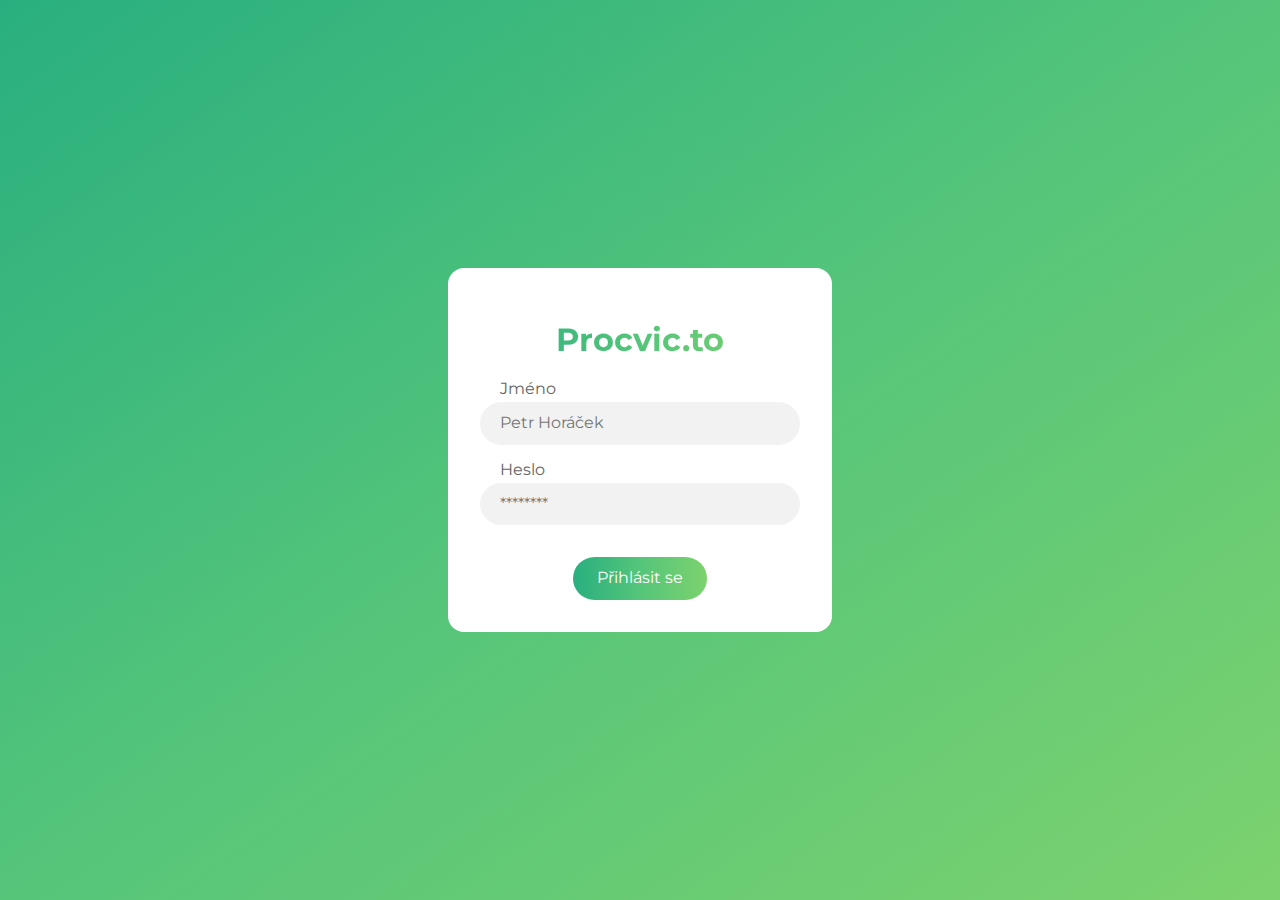
<file: startovaciSoubory/index.html>
<!DOCTYPE html>
<html lang="en">
<head>
    <meta charset="UTF-8">
    <meta name="viewport" content="width=device-width, initial-scale=1.0">
    <link rel="preconnect" href="https://fonts.googleapis.com">
    <link rel="preconnect" href="https://fonts.gstatic.com" crossorigin>
    <link href="https://fonts.googleapis.com/css2?family=Montserrat:ital,wght@0,100..900;1,100..900&display=swap" rel="stylesheet">
    <link rel="stylesheet" href="./css/normalize.css">
    <link rel="stylesheet" href="./css/main.css">
    <link rel="stylesheet" href="./css/utilities.css">
    <title>Procvic.to | Přihlášení</title>
</head>
<body>
    <main class="background">
        <form class="sign-form">
            <h1 class="u-gradient-font u-text-center">Procvic.to</h1>
            <p class="sign-form__title">Jméno</p>
            <input class="sign-form__input" type="text" placeholder="Petr Horáček">
            <p class="sign-form__title">Heslo</p>
            <input class="sign-form__input" type="password" placeholder="********">
            <button class="button button--sign u-center">Přihlásit se</button>
        </form>
    </main>
</body>
</html>
</file>
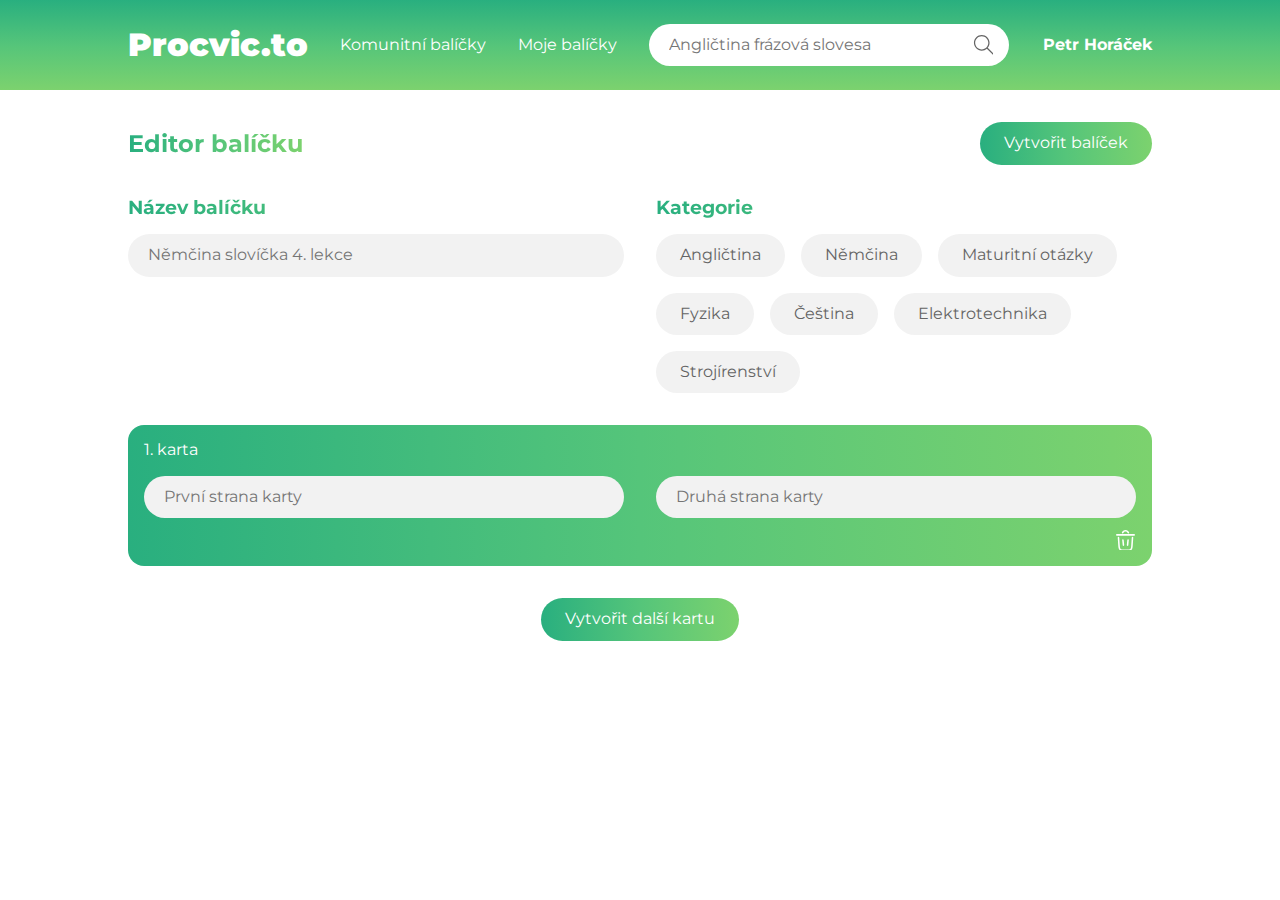
<file: startovaciSoubory/editor.html>
<!DOCTYPE html>
<html lang="en">
<head>
    <meta charset="UTF-8">
    <meta name="viewport" content="width=device-width, initial-scale=1.0">
    <link rel="preconnect" href="https://fonts.googleapis.com">
    <link rel="preconnect" href="https://fonts.gstatic.com" crossorigin>
    <link href="https://fonts.googleapis.com/css2?family=Montserrat:ital,wght@0,100..900;1,100..900&display=swap" rel="stylesheet">
    <link rel="stylesheet" href="./css/normalize.css">
    <link rel="stylesheet" href="./css/main.css">
    <link rel="stylesheet" href="./css/utilities.css">
    <title>Procvic.to | Editor balíčku</title>
</head>
<body>
    <nav class="nav">
        <menu class="nav__menu">
            <li><h1 class="nav__heading">Procvic.to</h1></li>
            <li><a href="./global-balicky.html">Komunitní balíčky</a></li>
            <li><a href="./moje-balicky.html">Moje balíčky</a></li>
            <li>
                <form class=search-bar>
                    <input class="search-bar__input" type="text" placeholder="Angličtina frázová slovesa">
                    <button class="search-bar__button"></button>
                </form>
            </li>
        </menu>
        <menu>
            <li class="u-bold">Petr Horáček</li>
        </menu>
    </nav>
    <main>
        <section>
            <div class="u-flex-auto-gap">
                <h2 class="u-gradient-font">Editor balíčku</h2>
                <button class="button">Vytvořit balíček</button>
            </div>
            <div class="editor-info">
                <div class="editor-info__name">
                    <h3 class="editor-info__heading u-gradient-font">Název balíčku</h3>
                    <input class="input" type="text" placeholder="Němčina slovíčka 4. lekce">
                </div>
                <div class="editor-info__categories">
                    <h3 class="editor-info__heading u-gradient-font">Kategorie</h3>
                    <section class="categories-container">
                        <button class="button button--category">Angličtina</button>
                        <button class="button button--category">Němčina</button>
                        <button class="button button--category">Maturitní otázky</button>
                        <button class="button button--category">Fyzika</button>
                        <button class="button button--category">Čeština</button>
                        <button class="button button--category">Elektrotechnika</button>
                        <button class="button button--category">Strojírenství</button>
                    </section>
                </div>
            </div>
            <div class="card-editor">
                <p class=card-editor__number>1. karta</p>
                <div class="card-editor__terms">
                    <input class="input" type="text" placeholder="První strana karty">
                    <input class="input" type="text" placeholder="Druhá strana karty">
                    <div class="card-editor__delete"></div>
                </div>
            </div>
            <button class="button u-center">Vytvořit další kartu</button>
        </section>
    </main>
</body>
</html>
</file>
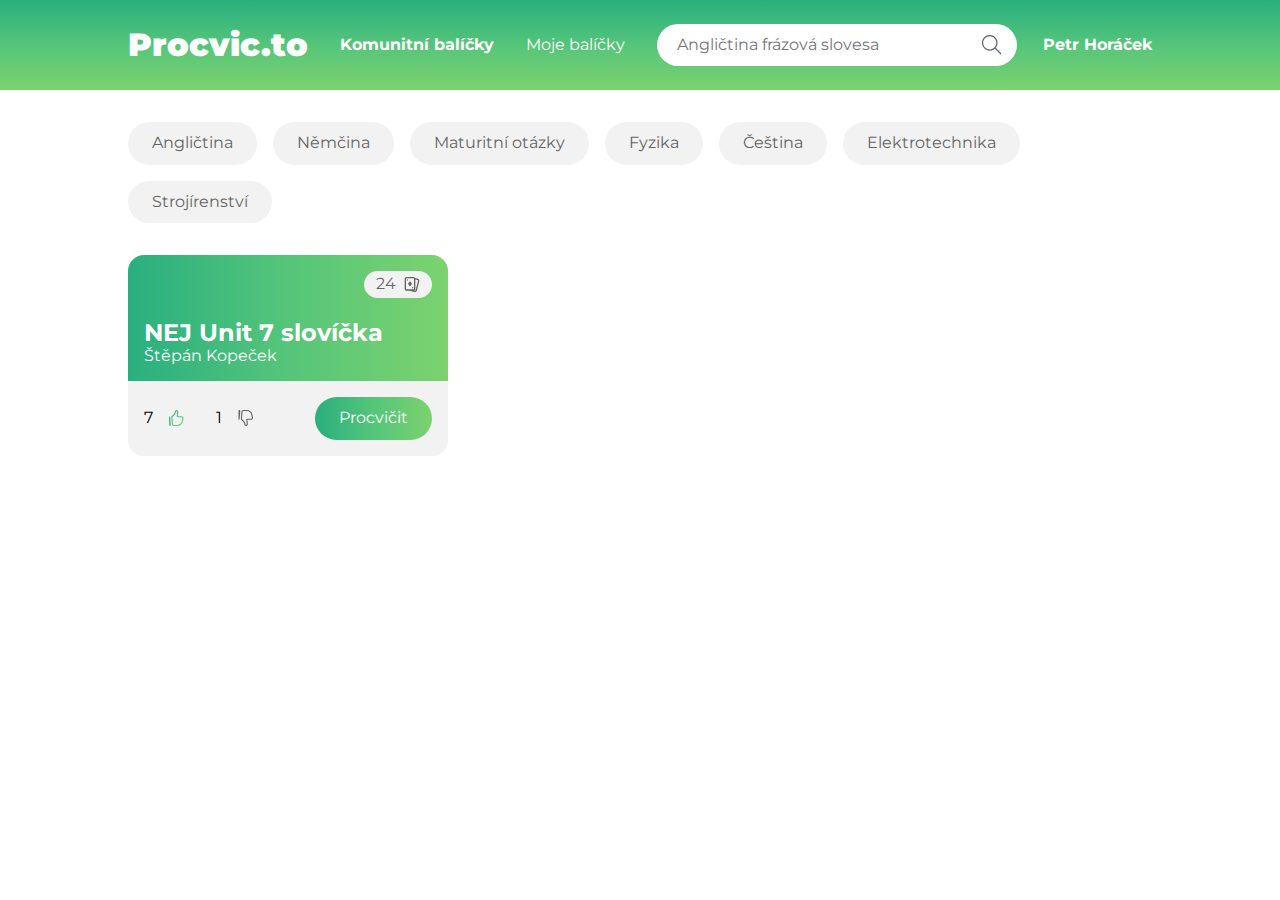
<file: startovaciSoubory/global-balicky.html>
<!DOCTYPE html>
<html lang="cs">
<head>
    <meta charset="UTF-8">
    <meta name="viewport" content="width=device-width, initial-scale=1.0">
    <link rel="preconnect" href="https://fonts.googleapis.com">
    <link rel="preconnect" href="https://fonts.gstatic.com" crossorigin>
    <link href="https://fonts.googleapis.com/css2?family=Montserrat:ital,wght@0,100..900;1,100..900&display=swap" rel="stylesheet">
    <link rel="stylesheet" href="./css/normalize.css">
    <link rel="stylesheet" href="./css/main.css">
    <link rel="stylesheet" href="./css/utilities.css">
    <title>Procvic.to | Komunitní balíčky</title>
</head>
<body>
    <nav class="nav">
        <menu class="nav__menu">
            <li><h1 class="nav__heading">Procvic.to</h1></li>
            <li><a class="u-bold" href="./global-balicky.html">Komunitní balíčky</a></li>
            <li><a href="./moje-balicky.html">Moje balíčky</a></li>
            <li>
                <form class=search-bar>
                    <input class="search-bar__input" type="text" placeholder="Angličtina frázová slovesa">
                    <button class="search-bar__button"></button>
                </form>
            </li>
        </menu>
        <menu>
            <li class="u-bold">Petr Horáček</li>
        </menu>
    </nav>
    <main>
        <section class="categories-container">
            <button class="button button--category">Angličtina</button>
            <button class="button button--category">Němčina</button>
            <button class="button button--category">Maturitní otázky</button>
            <button class="button button--category">Fyzika</button>
            <button class="button button--category">Čeština</button>
            <button class="button button--category">Elektrotechnika</button>
            <button class="button button--category">Strojírenství</button>
        </section>
        <section class="sets-container">
            <div class="card-set">
                <div class="card-set__head">
                    <h2 class="card-set__heading">NEJ Unit 7 slovíčka</h2>
                    <p>Štěpán Kopeček</p>
                    <div class="card-set__size">
                        <p>24</p>
                        <img src="./svg/cards.svg" alt="Karty">
                    </div>
                </div>
                <div class=card-set__body>
                    <div class="card-set__rating">
                        <div class="card-set__review">
                            <p>7</p>
                            <img src="./svg/like.svg" alt="Tlačítko to se mi líbí">
                        </div>
                        <div class="card-set__review">
                            <p>1</p>
                            <img src="./svg/dislike.svg" alt="Tlačítko to se mi nelíbí">
                        </div>
                    </div>
                    <a class="button" href="#">Procvičit</a>
                </div>
            </div>
        </section>
    </main>
</body>
</html>
</file>
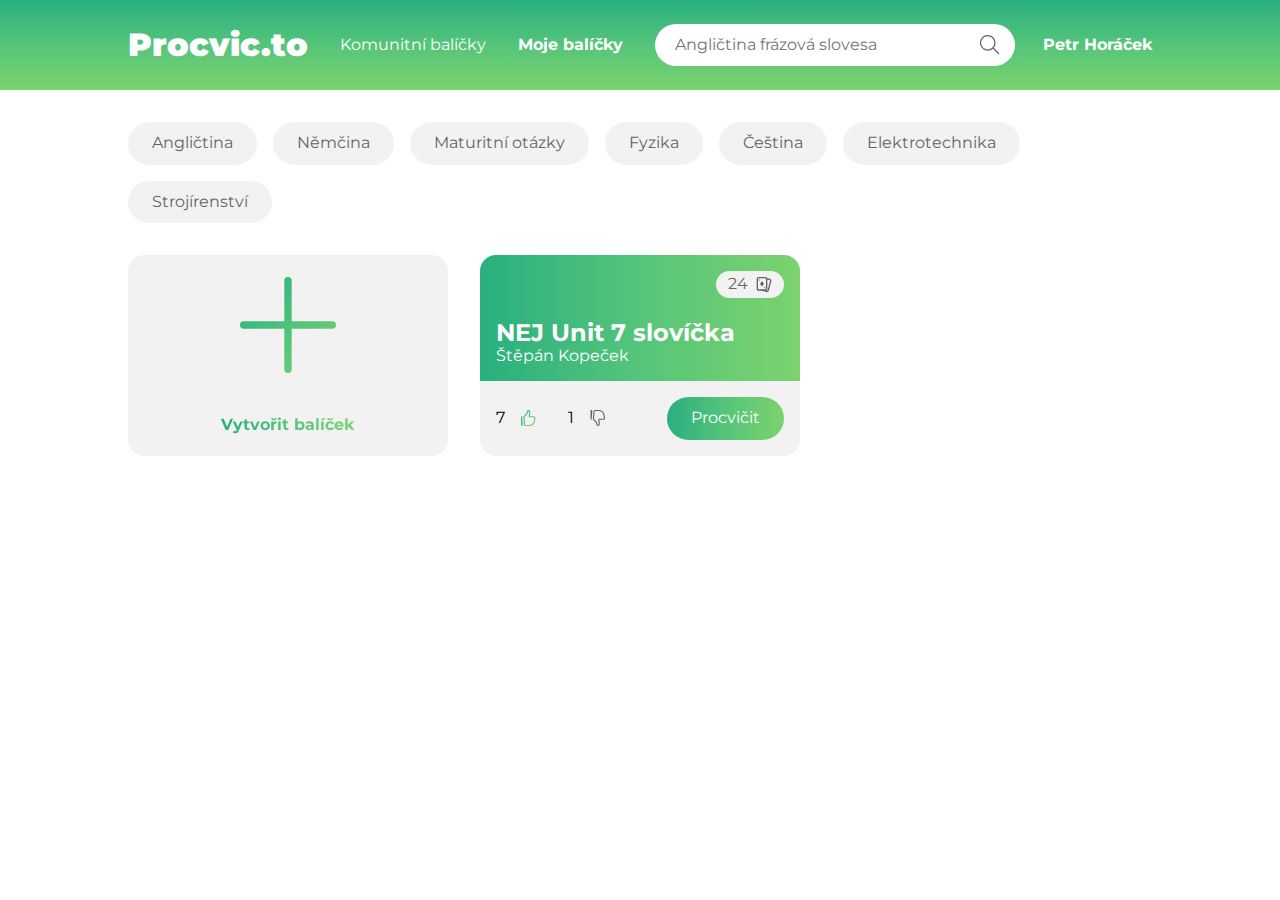
<file: startovaciSoubory/moje-balicky.html>
<!DOCTYPE html>
<html lang="cs">
<head>
    <meta charset="UTF-8">
    <meta name="viewport" content="width=device-width, initial-scale=1.0">
    <link rel="preconnect" href="https://fonts.googleapis.com">
    <link rel="preconnect" href="https://fonts.gstatic.com" crossorigin>
    <link href="https://fonts.googleapis.com/css2?family=Montserrat:ital,wght@0,100..900;1,100..900&display=swap" rel="stylesheet">
    <link rel="stylesheet" href="./css/normalize.css">
    <link rel="stylesheet" href="./css/main.css">
    <link rel="stylesheet" href="./css/utilities.css">
    <title>Procvic.to | Moje balíčky</title>
</head>
<body>
        <nav class="nav">
            <menu class="nav__menu">
                <li><h1 class="nav__heading">Procvic.to</h1></li>
                <li><a href="./global-balicky.html">Komunitní balíčky</a></li>
                <li><a class="u-bold" href="./moje-balicky.html">Moje balíčky</a></li>
                <li>
                    <form class=search-bar>
                        <input class="search-bar__input" type="text" placeholder="Angličtina frázová slovesa">
                        <button class="search-bar__button"></button>
                    </form>
                </li>
            </menu>
            <menu>
                <li class="u-bold">Petr Horáček</li>
            </menu>
        </nav>
        <main>
            <div class="categories-container">
                <button class="button button--category">Angličtina</button>
                <button class="button button--category">Němčina</button>
                <button class="button button--category">Maturitní otázky</button>
                <button class="button button--category">Fyzika</button>
                <button class="button button--category">Čeština</button>
                <button class="button button--category">Elektrotechnika</button>
                <button class="button button--category">Strojírenství</button>
            </div>
            <section class="sets-container">
                <a href="./editor.html">
                    <div class="create-set">
                        <div class="create-set__plus"></div>
                        <p class="u-gradient-font u-bold">Vytvořit balíček</p>
                    </div>
                </a>
                <div class="card-set">
                    <div class="card-set__head">
                        <h2 class="card-set__heading">NEJ Unit 7 slovíčka</h2>
                        <p>Štěpán Kopeček</p>
                        <div class="card-set__size">
                            <p>24</p>
                            <img src="./svg/cards.svg" alt="Karty">
                        </div>
                    </div>
                    <div class=card-set__body>
                        <div class="card-set__rating">
                            <div class="card-set__review">
                                <p>7</p>
                                <img src="./svg/like.svg" alt="Tlačítko to se mi líbí">
                            </div>
                            <div class="card-set__review">
                                <p>1</p>
                                <img src="./svg/dislike.svg" alt="Tlačítko to se mi nelíbí">
                            </div>
                        </div>
                        <a class="button" href="#">Procvičit</a>
                    </div>
                </div>
            </section>
        </main>
</body>
</html>
</file>
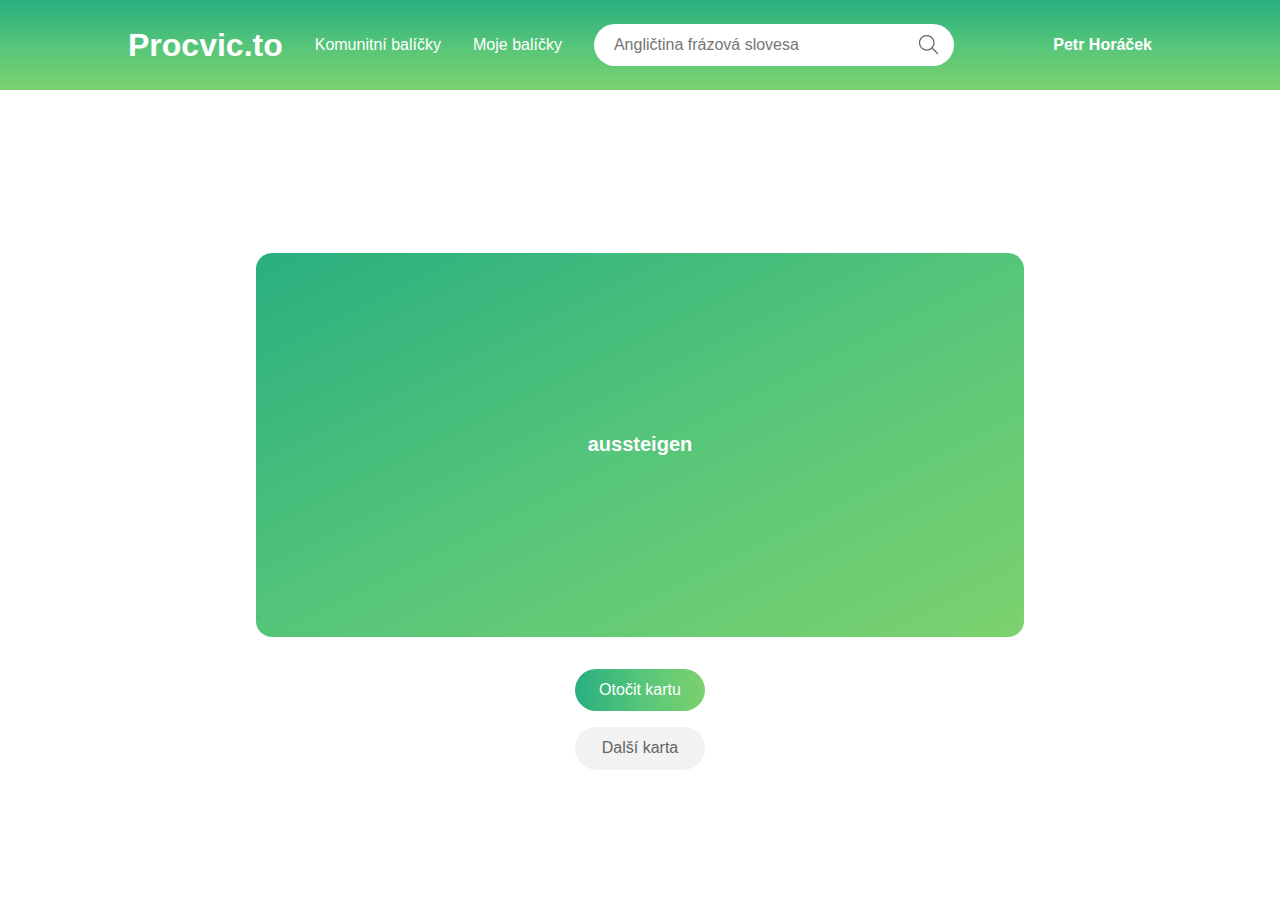
<file: startovaciSoubory/procvicovani.html>
<!DOCTYPE html>
<html lang="en">
<head>
    <meta charset="UTF-8">
    <meta name="viewport" content="width=device-width, initial-scale=1.0">
    <link rel="stylesheet" href="./css/normalize.css">
    <link rel="stylesheet" href="./css/main.css">
    <link rel="stylesheet" href="./css/utilities.css">
    <title>Procvic.to | Procvičování</title>
</head>
<body>
    <nav class="nav">
        <menu class="nav__menu">
            <li><h1 class="nav__heading">Procvic.to</h1></li>
            <li><a href="./global-balicky.html">Komunitní balíčky</a></li>
            <li><a href="./moje-balicky.html">Moje balíčky</a></li>
            <li>
                <form class=search-bar>
                    <input class="search-bar__input" type="text" placeholder="Angličtina frázová slovesa">
                    <button class="search-bar__button"></button>
                </form>
            </li>
        </menu>
        <menu>
            <li class="u-bold">Petr Horáček</li>
        </menu>
    </nav>
    <main class="practice">
        <div>
            <div class="practice__card">
                <p>aussteigen</p>
            </div>
            <div class="practice__buttons">
                <button class="button">Otočit kartu</button>
                <button class="button button--grey">Další karta</button>
            </div>
        </div>
    </main>
</body>
</html>
</file>
<file: startovaciSoubory/css/main.css>
html {
    font-family: "Montserrat", sans-serif;
}

:root {
    --dark-green: #29AF7F;
    --green: #55C57A;
    --light-green: #7CD26E;
    --dark-grey: #646464;
    --grey: #F2F2F2;
    --white: #FFFFFF;
}

* {
    padding: 0;
    margin: 0;
}

li {
    list-style: none;
}

a {
    color: inherit;
    text-decoration: none;
}

main {
    margin: 0 10%;
}

.nav {
    display: flex;
    justify-content: space-between;
    align-items: center;
    padding: 1.5rem 10%;
    margin-bottom: 2rem;
    color: var(--white);
    background: linear-gradient(to bottom, var(--dark-green), var(--green), var(--light-green));
}

.nav__heading {
    font-weight: 900;
    margin: 0;
}

.nav__menu {
    display: flex;
    align-items: center;
    gap: 2rem;
}

.search-bar {
    position: relative;
    
}

.search-bar__input {
    width: 20rem;
    padding: .75rem 1.25rem;
    border: none;
    border-radius: 100px;
}

.search-bar__button {
    width: 1.25rem;
    height: 1.25rem;
    position: absolute;
    top: 50%;
    transform: translateY(-50%);
    right: 1rem;
    background-color: transparent;
    background-image: url(../svg/search-icon.svg);
    background-size: cover;
    border: none;
    cursor: pointer;
}

.categories-container {
    display: flex;
    gap: 1rem;
    flex-wrap: wrap;
}

.button {
    padding: .75rem 1.5rem;
    border-radius: 100px;
    color: var(--white);
    background: linear-gradient(to right, var(--dark-green), var(--green), var(--light-green));
    border: none;
    cursor: pointer;
}

.button--sign {
    margin-top: 2rem;
}

.button--grey {
    color: var(--dark-grey);
    background: none;
    background-color: var(--grey);
}

.button--category {
    color: var(--dark-grey);
    background: none;
    background-color: var(--grey);
    cursor: pointer;
    border: none;
}

.button--category:hover {
    color: var(--white);
    background: linear-gradient(to right, var(--dark-green), var(--green), var(--light-green));
}

.sets-container {
    display: grid;
    grid-template-columns: repeat(3, calc((100% - 64px) / 3));
    gap: 2rem;
    margin-top: 2rem;
}

.card-set__head {
    position: relative;
    padding: 4rem 1rem 1rem 1rem;
    color: var(--white);
    background: linear-gradient(to right, var(--dark-green), var(--green), var(--light-green));
    border-radius: 16px 16px 0 0;
}

.card-set__heading {
    width: 24rem;
    white-space: nowrap;
    overflow: hidden;
    text-overflow: ellipsis;
}

.card-set__size {
    padding: .25rem .75rem;
    position: absolute;
    right: 1rem;
    top: 1rem;
    display: flex;
    gap: .5rem;
    color: var(--dark-grey);
    background-color: var(--grey);
    border-radius: 100px;
}

.card-set__body {
    padding: 1rem;
    display: flex;
    justify-content: space-between;
    align-items: center;
    background-color: var(--grey);
    border-radius: 0 0 16px 16px;
}

.card-set__review {
    display: flex;
    align-items: center;
    gap: 1rem;
}

.card-set__rating {
    display: flex;
    gap: 2rem;
}

.create-set {
    height: 100%;
    background-color: var(--grey);
    border-radius: 16px;
    display: grid;
    place-items: center;
}

.create-set__plus {
    content: "";
    width: 6rem;
    height: 6rem;
    background-image: url(../svg/plus.svg);
    background-size: cover;
}

.create-set__text {
    font-weight: 700;
}

.editor-info {
    display: flex;
    gap: 2rem;
    margin-top: 2rem;
}

.editor-info > * {
    flex-basis: calc(50% - 1rem);
}

.editor-info__heading {
    margin-bottom: 1rem;
}

.input {
    width: calc(100% - 2.5rem);
    padding: .75rem 1.25rem;
    border: none;
    border-radius: 100px;
    background-color: var(--grey);
}

.card-editor {
    position: relative;
    padding: 1rem 1rem 3rem 1rem;
    margin: 2rem 0;
    color: var(--white);
    background: linear-gradient(to right, var(--dark-green), var(--green), var(--light-green));
    border-radius: 1rem;
}

.card-editor__terms {
    display: flex;
    gap: 2rem;
}

.card-editor__number {
    margin-bottom: 1rem;
}

.card-editor__delete {
    width: 1.25rem;
    height: 1.25rem;
    position: absolute;
    right: 1rem;
    bottom: 1rem;
    background-image: url(../svg/delete.svg);
    background-size: cover;
    cursor: pointer;
}

.background {
    display: grid;
    place-items: center;
    margin: 0;
    width: 100vw;
    height: 100vh;
    background: linear-gradient(to right bottom, var(--dark-green), var(--green), var(--light-green));
}

.sign-form {
    width: 20rem;
    padding: 2rem;
    color: var(--dark-grey);
    background-color: var(--white);
    border-radius: 1rem;
}

.sign-form__title {
    margin: 1rem 0 .25rem 1.25rem;
}

.sign-form__input {
    width: calc(100% - 2.5rem);
    padding: .75rem 1.25rem;
    border: none;
    border-radius: 100px;
    background-color: var(--grey);
}

.practice {
    height: calc(100vh - 90.4px - 2rem);
    display: grid;
    place-items: center;
}

.practice__card {
    font-weight: 700;
    font-size: 1.25rem;
    text-align: center;
    display: grid;
    place-items: center;
    margin-bottom: 2rem;
    width: 48rem;
    height: 24rem;
    color: var(--white);
    background: linear-gradient(to right bottom, var(--dark-green), var(--green), var(--light-green));
    border-radius: 1rem;
}

.practice__buttons {
    width: max-content;
    margin: 0 auto;
    display: flex;
    flex-direction: column;
    gap: 1rem;
}
</file>
<file: startovaciSoubory/css/utilities.css>
.u-bold {
    font-weight: 700;
}

.u-center {
    display: block;
    margin-left: auto;
    margin-right: auto;
}

.u-text-center {
    text-align: center;
}

.u-flex-auto-gap {
    display: flex;
    justify-content: space-between;
    align-items: center;
}

.u-gradient-font {
    background: linear-gradient(to right, var(--dark-green), var(--green), var(--light-green));
    -webkit-background-clip: text;
    -webkit-text-fill-color: transparent;
}
</file>
